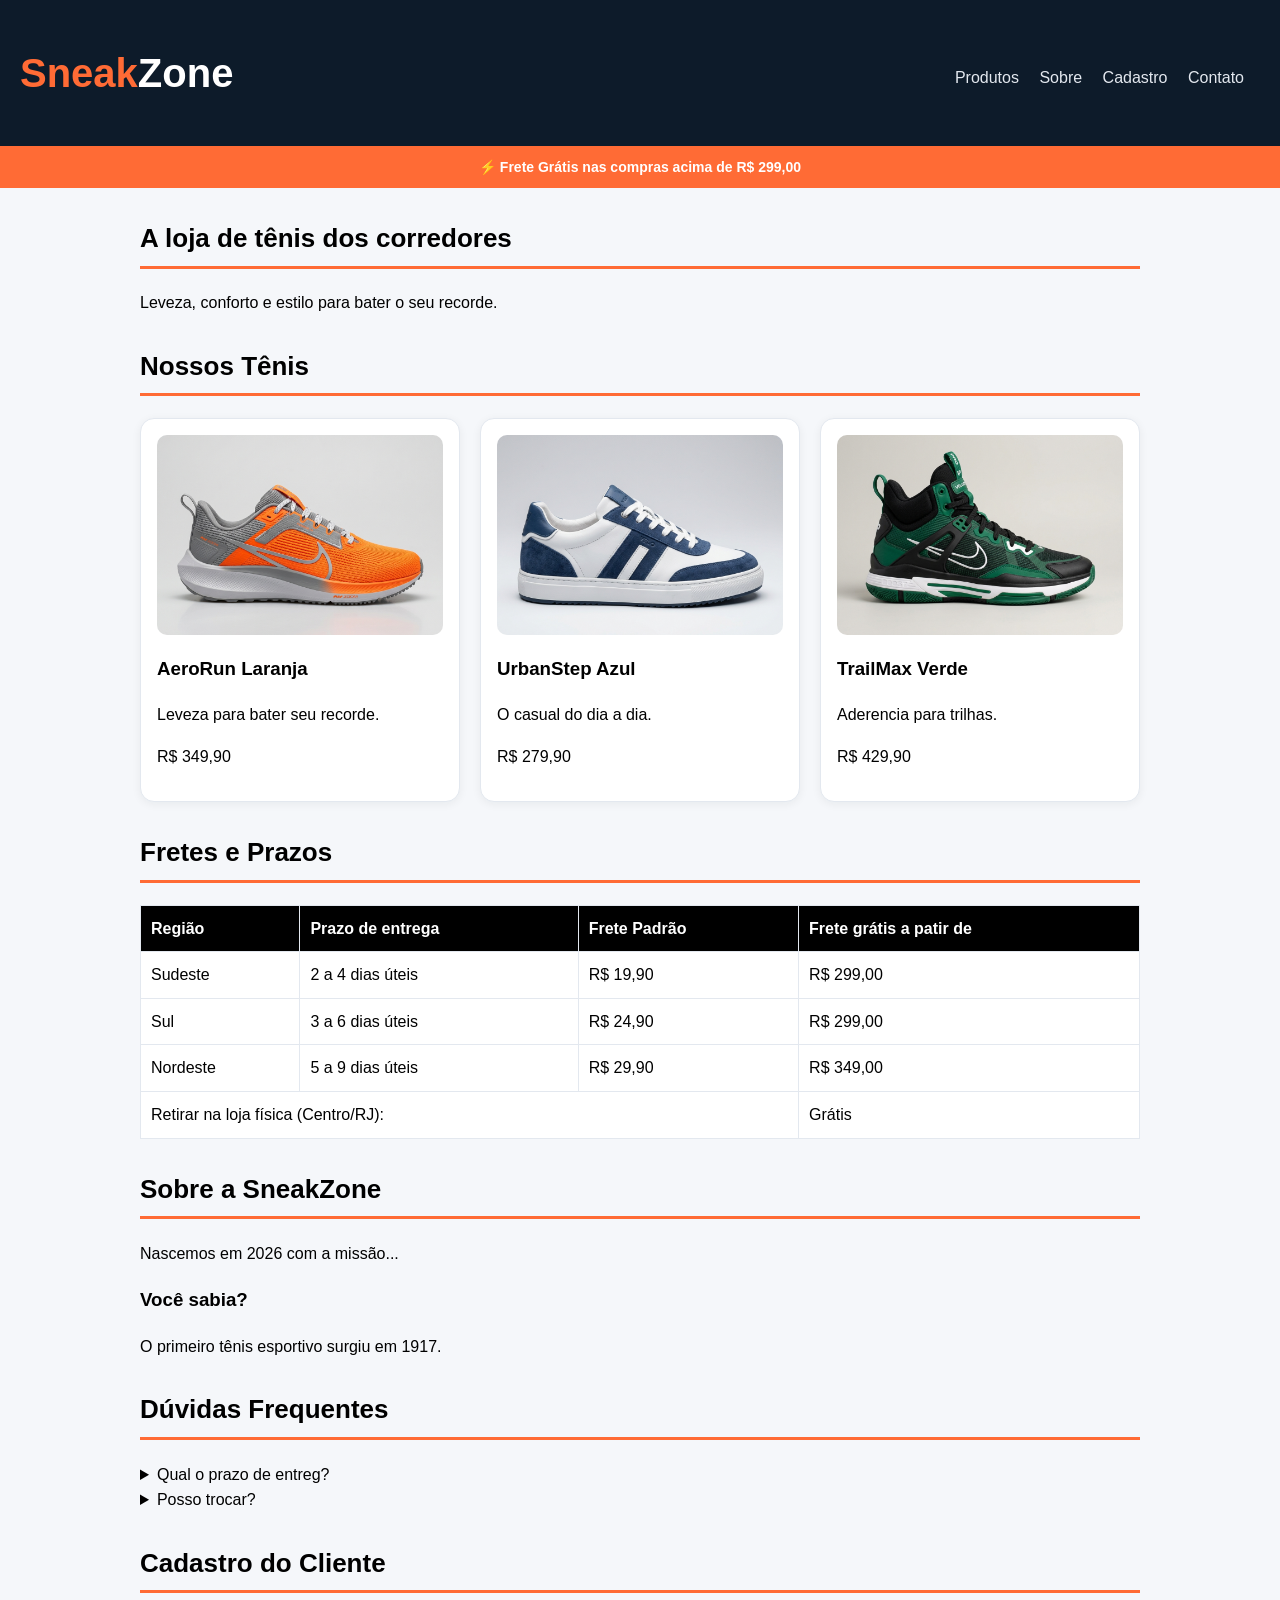
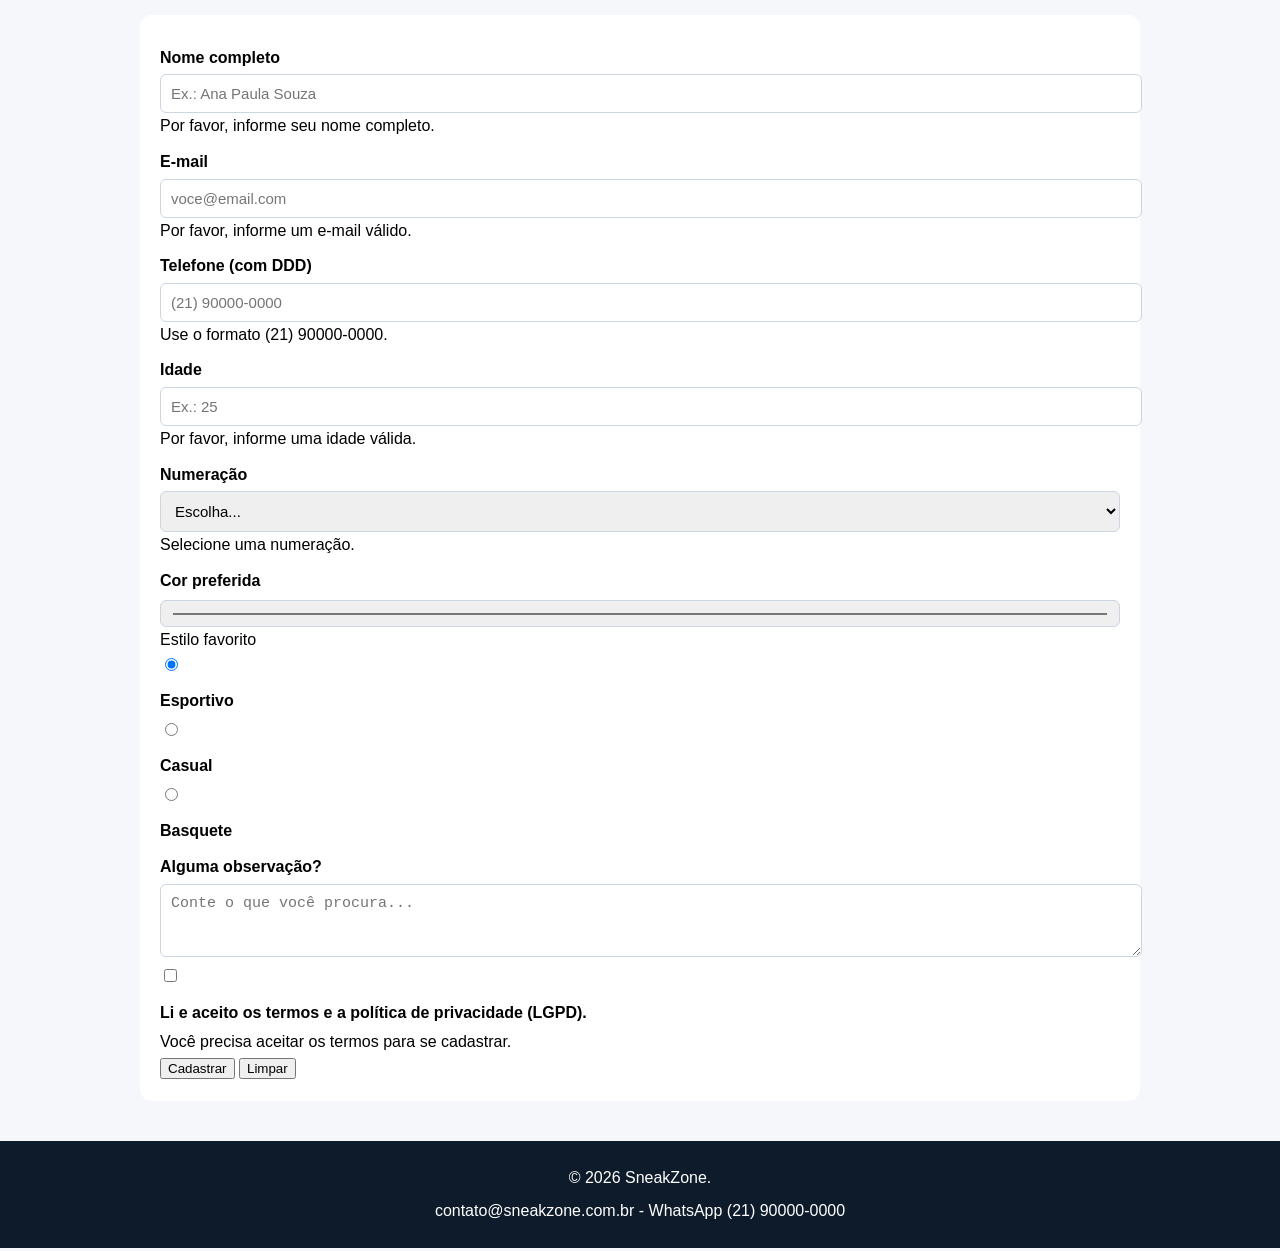
<file: index.html>
<!DOCTYPE html>
<html lang="pt-BR">

<head>
    <meta charset="UTF-8">
    <meta name="viewport" content="width=device-width, initial-scale=1.0">
    <title>Document</title>

    <link rel="stylesheet" href="css/estilo.css">
</head>

<body>

    <header>
        <h1> Sneak<span>Zone</span></h1>

        <nav>
            <ul>
                <li><a href="#produtos">Produtos</a></li>
                <li><a href="#sobre">Sobre</a></li>
                <li><a href="#cadastro">Cadastro</a></li>
                <li><a href="#contato">Contato</a></li>
            </ul>
        </nav>
    </header>
    <main>
        <aside class="top-bar">
            <p>⚡ Frete Grátis nas compras acima de R$ 299,00</p>
        </aside>
        <section id="destaque">
            <h2> A loja de tênis dos corredores </h2>
            <p> Leveza, conforto e estilo para bater o seu recorde. </p>
        </section>

        <section id="produtos">
            <h2> Nossos Tênis </h2>
            <div>
                <article>
                    <img src="img/aerorun.jpg" alt="Tênis de corrida laranja modelo Aerorun">
                    <h3> AeroRun Laranja </h3>
                    <p> Leveza para bater seu recorde.</p>
                    <p> R$ 349,90 </p>
                </article>
                <article>
                    <img src="img/urbanstep.jpg" alt="Tênis casual azul modelo UrbanStep">
                    <h3> UrbanStep Azul </h3>
                    <p> O casual do dia a dia.</p>
                    <p> R$ 279,90 </p>
                </article>
                <article>
                    <img src="img/courtpro.jpg" alt="Tênis de basquete verde modelo CourtPro">
                    <h3> TrailMax Verde </h3>
                    <p> Aderencia para trilhas.</p>
                    <p> R$ 429,90 </p>
                </article>
            </div>

        </section>

        <section id="precos">
            <h2>Fretes e Prazos</h2>
            <div>
                <table>
                    <thead>
                        <tr>
                            <th scope="col">Região</th>
                            <th scope="col">Prazo de entrega</th>
                            <th scope="col">Frete Padrão</th>
                            <th scope="col">Frete grátis a patir de</th>
                        </tr>
                    </thead>
                    <tbody>
                        <tr>
                            <td>Sudeste</td>
                            <td> 2 a 4 dias úteis</td>
                            <td>R$ 19,90</td>
                            <td>R$ 299,00</td>
                        </tr>
                        <tr>
                            <td>Sul</td>
                            <td>3 a 6 dias úteis</td>
                            <td>R$ 24,90</td>
                            <td> R$ 299,00</td>
                        </tr>
                        <tr>
                            <td>Nordeste</td>
                            <td>5 a 9 dias úteis</td>
                            <td>R$ 29,90</td>
                            <td>R$ 349,00</td>
                        </tr>
                        <tr>
                            <td colspan="3">Retirar na loja física (Centro/RJ):</td>
                            <td>Grátis</td>
                        </tr>
                    </tbody>
                </table>
            </div>
        </section>

        <section id="sobre">
            <h2> Sobre a SneakZone</h2>
            <p>Nascemos em 2026 com a missão...</p>

            <aside>
                <h3>Você sabia?</h3>
                <p>O primeiro tênis esportivo surgiu em 1917.</p>
            </aside>
        </section>

        <section id="faq">
            <h2> Dúvidas Frequentes</h2>
            <details>
                <summary>Qual o prazo de entreg?</summary>
                <p> 3 a 7 dias úteis.</p>
            </details>
            <details>
                <summary>Posso trocar?</summary>
                <p> Sim, em até 30 dias</p>
            </details>
        </section>

        <section id="cadastro">
            <h2>Cadastro do Cliente</h2>
            <div>
                <div>
                    <div>
                        <div>
                            <div id="mensagemSucesso" role="alert"></div>
                            <form id="formCadastro" novalidate>
                                <div>
                                    <div>
                                        <label for="nome">Nome completo</label>
                                        <input type="text" id="nome" name="nome" placeholder="Ex.: Ana Paula Souza"
                                            required>
                                        <div>Por favor, informe seu nome completo.</div>
                                    </div>
                                    <div>
                                        <label for="email">E-mail</label>
                                        <input type="email" id="email" name="email" placeholder="voce@email.com"
                                            required>
                                        <div>Por favor, informe um e-mail válido.</div>
                                    </div>
                                    <div>
                                        <label for="telefone">Telefone (com DDD)</label>
                                        <input type="tel" id="telefone" name="telefone" placeholder="(21) 90000-0000"
                                            pattern="\(\d{2}\)\s?\d{4,5}-\d{4}" title="Use o formato (21) 90000-0000"
                                            required>
                                        <div>Use o formato (21) 90000-0000.</div>
                                    </div>
                                    <div>
                                        <label for="idade">Idade</label>
                                        <input type="number" id="idade" name="idade" min="0" max="120"
                                            placeholder="Ex.: 25" required>
                                        <div>Por favor, informe uma idade válida.</div>
                                    </div>
                                    <div>
                                        <label for="numeracao">Numeração</label>
                                        <select id="numeracao" name="numeracao" required>
                                            <option value="" selected disabled>Escolha...</option>
                                            <option>36</option>
                                            <option>37</option>
                                            <option>38</option>
                                            <option>39</option>
                                            <option>40</option>
                                            <option>41</option>
                                            <option>42</option>
                                            <option>43</option>
                                            <option>44</option>
                                        </select>
                                        <div>Selecione uma numeração.</div>
                                    </div>
                                    <div>
                                        <label for="cor">Cor preferida</label>
                                        <input type="color" id="cor" name="cor" value="#ff6b35">
                                    </div>
                                    <div>
                                        <span>Estilo favorito</span>
                                        <div>
                                            <input type="radio" name="estilo" id="estiloEsportivo" value="Esportivo"
                                                checked>
                                            <label for="estiloEsportivo">Esportivo</label>
                                        </div>
                                        <div>
                                            <input type="radio" name="estilo" id="estiloCasual" value="Casual">
                                            <label for="estiloCasual">Casual</label>
                                        </div>
                                        <div>
                                            <input type="radio" name="estilo" id="estiloBasquete" value="Basquete">
                                            <label for="estiloBasquete">Basquete</label>
                                        </div>
                                    </div>
                                    <div>
                                        <label for="mensagem">Alguma observação?</label>
                                        <textarea id="mensagem" name="mensagem" rows="3"
                                            placeholder="Conte o que você procura..."></textarea>
                                    </div>
                                    <div>
                                        <div>
                                            <input type="checkbox" id="termos" required>
                                            <label for="termos">Li e aceito os termos e a política de privacidade
                                                (LGPD).</label>
                                            <div>Você precisa aceitar os termos para se cadastrar.</div>
                                        </div>
                                    </div>
                                    <div>
                                        <button type="submit"><i></i> Cadastrar</button>
                                        <button type="reset">Limpar</button>
                                    </div>
                                </div>
                            </form>

                        </div>
                    </div>
                </div>
            </div>
        </section>

    </main>

    <footer id="contato">
        <p>&copy; 2026 SneakZone.</p>
        <address>contato@sneakzone.com.br - WhatsApp (21) 90000-0000</address>
    </footer>

</body>

</html>
</file>
<file: css/estilo.css>
body {
     font-family: Arial, Helvetica, sans-serif;
     color: black;
     background-color: #f5f7fa;
     line-height: 1.6;
     margin: 0;
 }

 img {
     max-width: 100%;
     display: block;
 }

 h1 {
     color: #ff6b35;
     font-size: 40px;
 }

 h1 span {
     color: rgb(255, 255, 255);
 }

 h2 {
     color: black;
     font-size: 26px;
     border-bottom: 3px solid #ff6b35;
     padding-bottom: 6px;
 }

 h3 {
     color: #000;
 }

 /* cabeçalho/menu */
 header {
     background-color: #0d1b2a;
     padding: 14px 20px;
     display: flex;
     align-items: center;
     justify-content: space-between;
     flex-wrap: wrap;
 }

 header a {
     color: #ffffff;
     text-decoration: none;
     font-weight: bold;
 }

 nav a {
     transition: color .2s;
 }

 nav a:hover {
     color: #ff6b35;
 }

 nav ul {
     list-style: none;
     margin: 10px 0 0;
     padding: 0;
 }

 nav li {
     display: inline-block;
     margin-right: 16px;
 }

 nav li a {
     color: #e3e8ef;
     font-weight: normal;
 }


 main section {
     max-width: 1000px;
     margin: 30px auto;
     padding: 0 20px;
 }

 table {
     width: 100%;
     border-collapse: collapse;
     background-color: #ffffff;
 }

 th,
 td {
     border: 1px solid #e3e8ef;
     padding: 10px;
     text-align: left;
 }

 th {
     background-color: #000;
     color: #ffffff;
 }

 #cadastro form {
     background-color: #ffffff;
     border: 1x solid #e3e8ef;
     border-radius: 12px;
     padding: 20px;
 }

 label {
     display: block;
     font-weight: bold;
     margin: 10px 0 4px;
 }

 input,
 select,
 textarea {
     width: 100%;
     padding: 10px;
     border: 1px solid #cdd6e0;
     border-radius: 6px;
     font-size: 15px;
 }

 input[type="radio"],
 input[type="checkbox"] {
     width: auto;
 }

 #produtos>div {
     display: flex;
     gap: 20px;
     flex-wrap: wrap;
 }

 #produtos article {
     flex: 1 1 260px;
     border-radius: 14px;
     box-shadow: 0 2px 10px rgba(13, 27, 42, .06);
     transition: box-shadow .2s, transform .2s;
     background-color: #ffffff;
     border: 1px solid #e3e8ef;
     padding: 16px;
 }

 #produtos article:hover {
     box-shadow: 0 8px 22px rgba(13, 27, 42, .14);
     transform: translateY(-4px);
 }

 #produtos img {
     width: 100%;
     height: 200px;
     object-fit: cover;
     border-radius: 10px;
 }

 footer {
     background-color: #0d1b2a;
     text-align: center;
     padding: 24px;
     margin-top: 40px;
 }

 footer p {
     margin: 0 0 8px;
     color: #ffffff;
 }

 footer address {
     font-style: normal;
     color: #ffffff;

 }
 aside.top-bar {
  background-color: #ff6b35; /* Fundo Laranja */
  color: #ffffff;            /* Texto Branco */
  text-align: center;        /* Centraliza */
  padding: 10px 16px;        /* Espaçamento interno */
  font-size: 14px;
  font-weight: bold;
}
aside.top-bar p {
  margin: 0;
  display: flex;
  align-items: center;
  justify-content: center;
  gap: 8px;
}
aside.top-bar strong {
  background-color: rgba(0, 0, 0, 0.2);
  padding: 2px 8px;
  border-radius: 4px;
}
</file>
